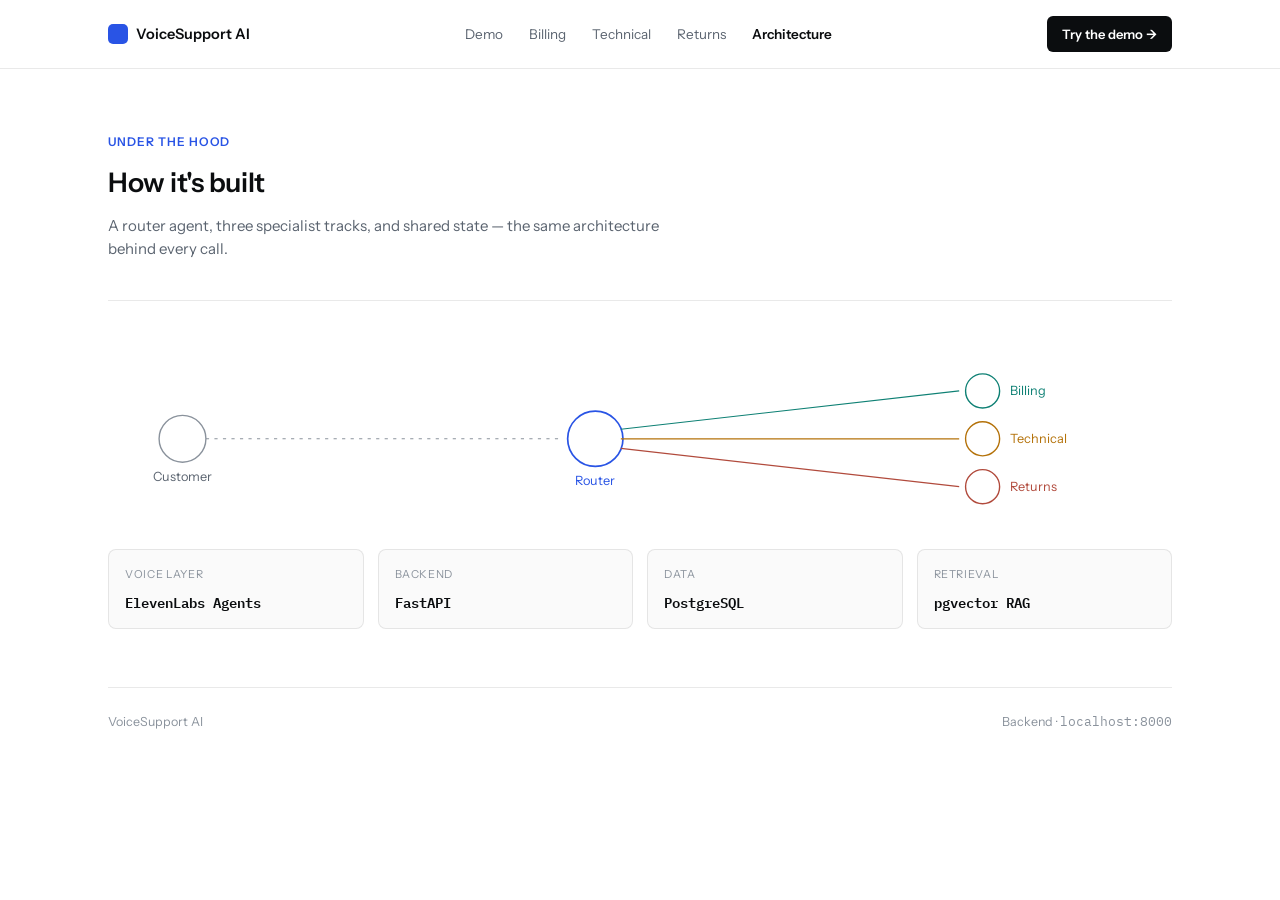
<file: frontend/architecture.html>
<!DOCTYPE html>
<html lang="en">
<head>
<meta charset="UTF-8" />
<meta name="viewport" content="width=device-width, initial-scale=1, viewport-fit=cover" />
<title>Architecture — VoiceSupport AI</title>
<link rel="preconnect" href="https://fonts.googleapis.com">
<link rel="preconnect" href="https://fonts.gstatic.com" crossorigin>
<link href="https://fonts.googleapis.com/css2?family=Instrument+Sans:wght@400;500;600;700&family=IBM+Plex+Mono:wght@400;500&display=swap" rel="stylesheet">
<link rel="stylesheet" href="style.css">
</head>
<body>
<nav><div class="wrap row">
  <div class="brand"><span class="mark"></span> VoiceSupport AI</div>
  <div class="navlinks">
    <a href="index.html">Demo</a>
    <a href="billing.html">Billing</a>
    <a href="technical.html">Technical</a>
    <a href="returns.html">Returns</a>
    <a class="active" href="architecture.html">Architecture</a>
  </div>
  <a class="navcta" href="index.html">Try the demo →</a>
</div></nav>

<div class="wrap">
  <div class="pagehead">
    <div class="eyebrow">Under the hood</div>
    <h2>How it's built</h2>
    <p class="sub">A router agent, three specialist tracks, and shared state — the same architecture behind every call.</p>
  </div>

  <section>
    <svg viewBox="0 0 1000 150" width="100%" style="display:block;">
      <circle cx="70" cy="75" r="22" fill="none" stroke="#8A929C" stroke-width="1.3"/>
      <text x="70" y="115" fill="#5B6470" font-size="12" text-anchor="middle" font-family="Instrument Sans">Customer</text>
      <line x1="92" y1="75" x2="428" y2="75" stroke="#8A929C" stroke-width="1" stroke-dasharray="3 5"/>
      <circle cx="458" cy="75" r="26" fill="none" stroke="#2954E5" stroke-width="1.6"/>
      <text x="458" y="118" fill="#2954E5" font-size="12" text-anchor="middle" font-family="Instrument Sans">Router</text>
      <line x1="482" y1="66" x2="800" y2="30" stroke="#0E8074" stroke-width="1.1"/>
      <line x1="482" y1="75" x2="800" y2="75" stroke="#B4720A" stroke-width="1.1"/>
      <line x1="482" y1="84" x2="800" y2="120" stroke="#B14A3C" stroke-width="1.1"/>
      <circle cx="822" cy="30" r="16" fill="none" stroke="#0E8074" stroke-width="1.3"/>
      <circle cx="822" cy="75" r="16" fill="none" stroke="#B4720A" stroke-width="1.3"/>
      <circle cx="822" cy="120" r="16" fill="none" stroke="#B14A3C" stroke-width="1.3"/>
      <text x="848" y="34" fill="#0E8074" font-size="12" font-family="Instrument Sans">Billing</text>
      <text x="848" y="79" fill="#B4720A" font-size="12" font-family="Instrument Sans">Technical</text>
      <text x="848" y="124" fill="#B14A3C" font-size="12" font-family="Instrument Sans">Returns</text>
    </svg>
    <div class="archgrid">
      <div class="archcard"><div class="t">Voice layer</div><div class="v">ElevenLabs Agents</div></div>
      <div class="archcard"><div class="t">Backend</div><div class="v">FastAPI</div></div>
      <div class="archcard"><div class="t">Data</div><div class="v">PostgreSQL</div></div>
      <div class="archcard"><div class="t">Retrieval</div><div class="v">pgvector RAG</div></div>
    </div>
  </section>
</div>

<div class="wrap"><footer><span>VoiceSupport AI</span><span>Backend · <code>localhost:8000</code></span></footer></div>
</body>
</html>
</file>
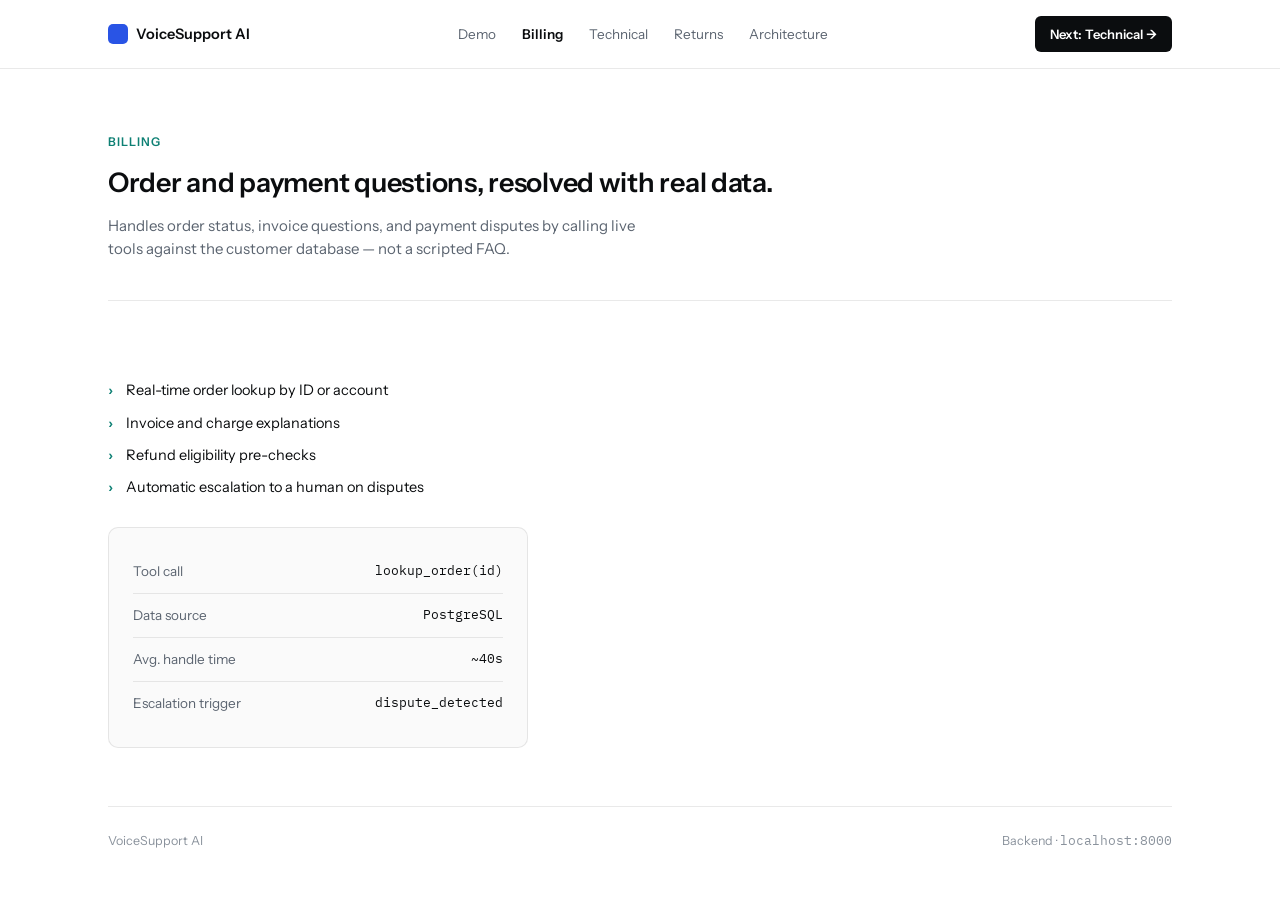
<file: frontend/biling.html>
<!DOCTYPE html>
<html lang="en">
<head>
<meta charset="UTF-8" />
<meta name="viewport" content="width=device-width, initial-scale=1, viewport-fit=cover" />
<title>Billing — VoiceSupport AI</title>
<link rel="preconnect" href="https://fonts.googleapis.com">
<link rel="preconnect" href="https://fonts.gstatic.com" crossorigin>
<link href="https://fonts.googleapis.com/css2?family=Instrument+Sans:wght@400;500;600;700&family=IBM+Plex+Mono:wght@400;500&display=swap" rel="stylesheet">
<link rel="stylesheet" href="style.css">
<style>#billing { --hue: var(--teal); }</style>
</head>
<body>
<nav><div class="wrap row">
  <div class="brand"><span class="mark"></span> VoiceSupport AI</div>
  <div class="navlinks">
    <a href="index.html">Demo</a>
    <a class="active" href="billing.html">Billing</a>
    <a href="technical.html">Technical</a>
    <a href="returns.html">Returns</a>
    <a href="architecture.html">Architecture</a>
  </div>
  <a class="navcta" href="technical.html">Next: Technical →</a>
</div></nav>

<div class="wrap">
  <div class="pagehead">
    <div class="eyebrow" style="color:var(--teal);">Billing</div>
    <h2>Order and payment questions, resolved with real data.</h2>
    <p class="sub">Handles order status, invoice questions, and payment disputes by calling live tools against the customer database — not a scripted FAQ.</p>
  </div>

  <section id="billing">
    <ul class="caps">
      <li>Real-time order lookup by ID or account</li>
      <li>Invoice and charge explanations</li>
      <li>Refund eligibility pre-checks</li>
      <li>Automatic escalation to a human on disputes</li>
    </ul>
    <div class="panel">
      <div class="row"><span>Tool call</span><span>lookup_order(id)</span></div>
      <div class="row"><span>Data source</span><span>PostgreSQL</span></div>
      <div class="row"><span>Avg. handle time</span><span>~40s</span></div>
      <div class="row"><span>Escalation trigger</span><span>dispute_detected</span></div>
    </div>
  </section>
</div>

<div class="wrap"><footer><span>VoiceSupport AI</span><span>Backend · <code>localhost:8000</code></span></footer></div>
</body>
</html>
</file>
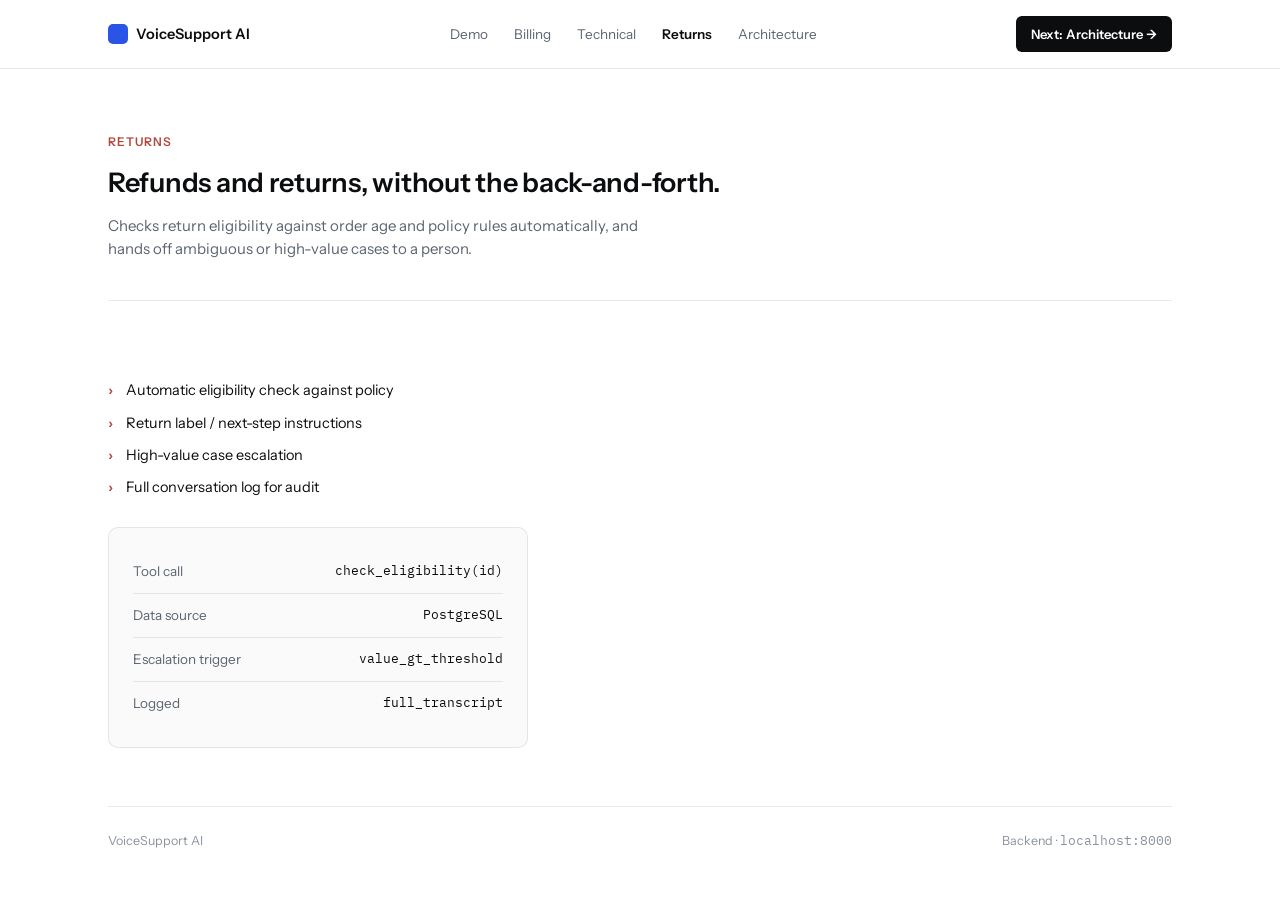
<file: frontend/return.html>
<!DOCTYPE html>
<html lang="en">
<head>
<meta charset="UTF-8" />
<meta name="viewport" content="width=device-width, initial-scale=1, viewport-fit=cover" />
<title>Returns — VoiceSupport AI</title>
<link rel="preconnect" href="https://fonts.googleapis.com">
<link rel="preconnect" href="https://fonts.gstatic.com" crossorigin>
<link href="https://fonts.googleapis.com/css2?family=Instrument+Sans:wght@400;500;600;700&family=IBM+Plex+Mono:wght@400;500&display=swap" rel="stylesheet">
<link rel="stylesheet" href="style.css">
<style>#returns { --hue: var(--rose); }</style>
</head>
<body>
<nav><div class="wrap row">
  <div class="brand"><span class="mark"></span> VoiceSupport AI</div>
  <div class="navlinks">
    <a href="index.html">Demo</a>
    <a href="billing.html">Billing</a>
    <a href="technical.html">Technical</a>
    <a class="active" href="returns.html">Returns</a>
    <a href="architecture.html">Architecture</a>
  </div>
  <a class="navcta" href="architecture.html">Next: Architecture →</a>
</div></nav>

<div class="wrap">
  <div class="pagehead">
    <div class="eyebrow" style="color:var(--rose);">Returns</div>
    <h2>Refunds and returns, without the back-and-forth.</h2>
    <p class="sub">Checks return eligibility against order age and policy rules automatically, and hands off ambiguous or high-value cases to a person.</p>
  </div>

  <section id="returns">
    <ul class="caps">
      <li>Automatic eligibility check against policy</li>
      <li>Return label / next-step instructions</li>
      <li>High-value case escalation</li>
      <li>Full conversation log for audit</li>
    </ul>
    <div class="panel">
      <div class="row"><span>Tool call</span><span>check_eligibility(id)</span></div>
      <div class="row"><span>Data source</span><span>PostgreSQL</span></div>
      <div class="row"><span>Escalation trigger</span><span>value_gt_threshold</span></div>
      <div class="row"><span>Logged</span><span>full_transcript</span></div>
    </div>
  </section>
</div>

<div class="wrap"><footer><span>VoiceSupport AI</span><span>Backend · <code>localhost:8000</code></span></footer></div>
</body>
</html>
</file>
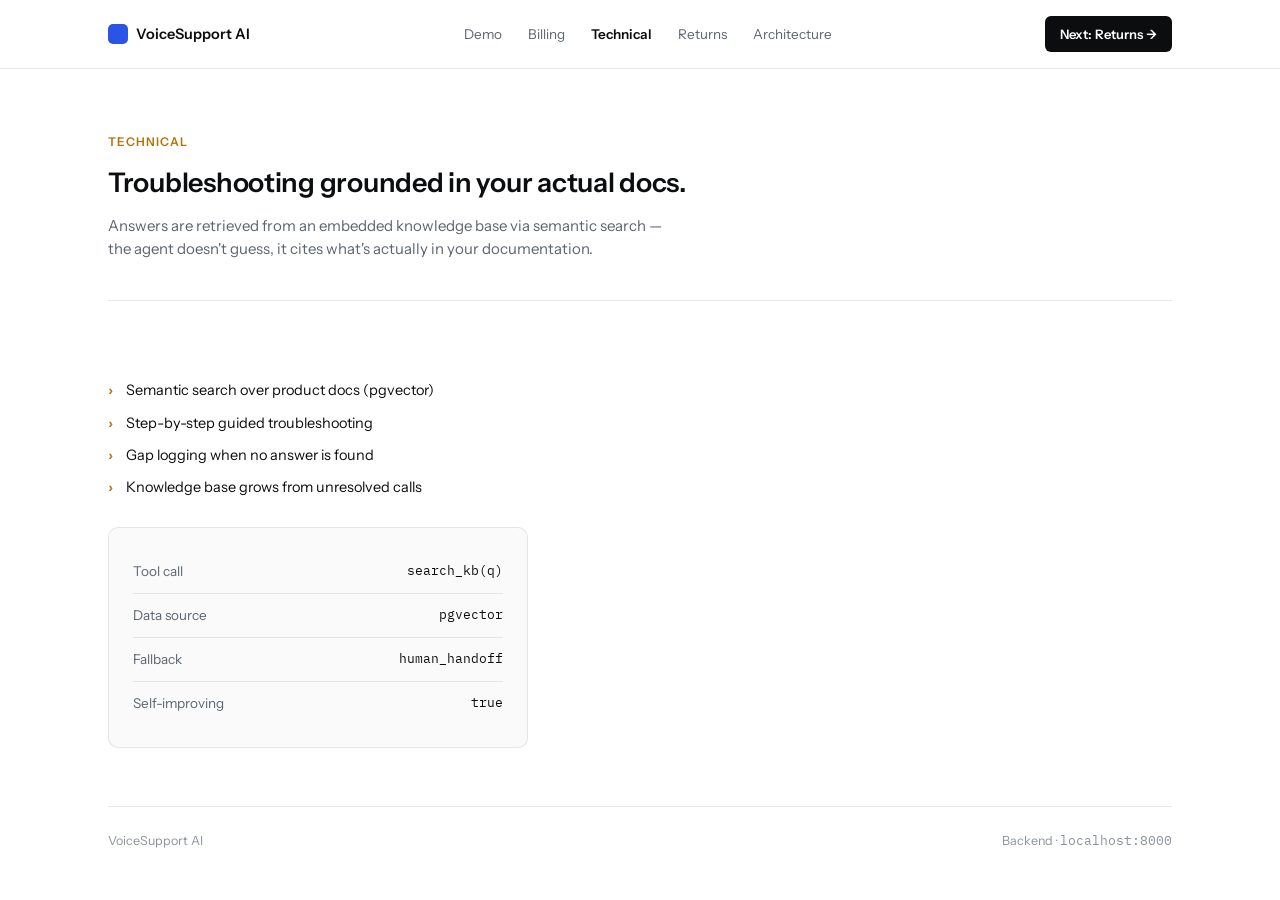
<file: frontend/technical.html>
<!DOCTYPE html>
<html lang="en">
<head>
<meta charset="UTF-8" />
<meta name="viewport" content="width=device-width, initial-scale=1, viewport-fit=cover" />
<title>Technical — VoiceSupport AI</title>
<link rel="preconnect" href="https://fonts.googleapis.com">
<link rel="preconnect" href="https://fonts.gstatic.com" crossorigin>
<link href="https://fonts.googleapis.com/css2?family=Instrument+Sans:wght@400;500;600;700&family=IBM+Plex+Mono:wght@400;500&display=swap" rel="stylesheet">
<link rel="stylesheet" href="style.css">
<style>#technical { --hue: var(--amber); }</style>
</head>
<body>
<nav><div class="wrap row">
  <div class="brand"><span class="mark"></span> VoiceSupport AI</div>
  <div class="navlinks">
    <a href="index.html">Demo</a>
    <a href="billing.html">Billing</a>
    <a class="active" href="technical.html">Technical</a>
    <a href="returns.html">Returns</a>
    <a href="architecture.html">Architecture</a>
  </div>
  <a class="navcta" href="returns.html">Next: Returns →</a>
</div></nav>

<div class="wrap">
  <div class="pagehead">
    <div class="eyebrow" style="color:var(--amber);">Technical</div>
    <h2>Troubleshooting grounded in your actual docs.</h2>
    <p class="sub">Answers are retrieved from an embedded knowledge base via semantic search — the agent doesn't guess, it cites what's actually in your documentation.</p>
  </div>

  <section id="technical">
    <ul class="caps">
      <li>Semantic search over product docs (pgvector)</li>
      <li>Step-by-step guided troubleshooting</li>
      <li>Gap logging when no answer is found</li>
      <li>Knowledge base grows from unresolved calls</li>
    </ul>
    <div class="panel">
      <div class="row"><span>Tool call</span><span>search_kb(q)</span></div>
      <div class="row"><span>Data source</span><span>pgvector</span></div>
      <div class="row"><span>Fallback</span><span>human_handoff</span></div>
      <div class="row"><span>Self-improving</span><span>true</span></div>
    </div>
  </section>
</div>

<div class="wrap"><footer><span>VoiceSupport AI</span><span>Backend · <code>localhost:8000</code></span></footer></div>
</body>
</html>
</file>
<file: frontend/style.css>
:root {
  --bg: #FFFFFF; --bg2: #FAFAFA; --dark: #0B0E14;
  --ink: #0B0D0F; --muted: #5B6470; --dim: #8A929C;
  --accent: #2954E5; --accent-soft: #EEF1FD;
  --teal: #0E8074; --amber: #B4720A; --rose: #B14A3C;
  --line: rgba(11,13,15,0.09);
  --sans: "Instrument Sans", -apple-system, BlinkMacSystemFont, "Segoe UI", sans-serif;
  --mono: "IBM Plex Mono", ui-monospace, monospace;
  box-sizing: border-box;
  padding-top: env(safe-area-inset-top, 0px);
  padding-bottom: env(safe-area-inset-bottom, 0px);
}
@media (prefers-color-scheme: dark) {
  :root:not([data-theme="light"]) { --bg:#0B0E14; --bg2:#10141C; --ink:#F2F4F7; --muted:#9AA3AF; --dim:#6B7480; --line: rgba(242,244,247,0.10); --accent-soft:#161C2E; }
}
:root[data-theme="dark"] { --bg:#0B0E14; --bg2:#10141C; --ink:#F2F4F7; --muted:#9AA3AF; --dim:#6B7480; --line: rgba(242,244,247,0.10); --accent-soft:#161C2E; }
* { box-sizing: border-box; }
html { scroll-behavior: smooth; }
body { margin:0; background:var(--bg); color:var(--ink); font-family:var(--sans); line-height:1.55; -webkit-font-smoothing:antialiased; }
.wrap { max-width: 1120px; margin:0 auto; padding:0 28px; }
a { color:inherit; text-decoration:none; }
code, .mono { font-family: var(--mono); }

nav { position:sticky; top:env(safe-area-inset-top,0px); z-index:20; background:color-mix(in srgb, var(--bg) 85%, transparent); backdrop-filter:blur(8px); border-bottom:1px solid var(--line); }
nav .row { display:flex; align-items:center; justify-content:space-between; padding:16px 28px; }
.brand { display:flex; align-items:center; gap:8px; font-weight:600; font-size:14.5px; }
.brand .mark { width:20px; height:20px; border-radius:5px; background:var(--accent); display:inline-block; }
.navlinks { display:flex; gap:26px; font-size:13.5px; color:var(--muted); }
.navlinks a:hover { color:var(--ink); }
.navlinks a.active { color:var(--ink); font-weight:600; }
.navcta { font-size:13px; font-weight:600; padding:8px 15px; border-radius:6px; background:var(--ink); color:var(--bg); }
@media (max-width:780px){ .navlinks{ display:none; } }

.badge { display:inline-flex; align-items:center; gap:6px; font-size:12px; font-weight:500; color:var(--muted); border:1px solid var(--line); padding:5px 11px; border-radius:100px; margin-bottom:22px; }
.badge .d { width:6px; height:6px; border-radius:50%; background:var(--accent); }

h1 { font-size:clamp(32px,4.4vw,48px); font-weight:600; line-height:1.08; letter-spacing:-0.02em; margin:0 0 18px; }
h1 span { color: var(--accent); }
.lede { font-size:16.5px; color:var(--muted); max-width:52ch; margin:0 0 28px; }
.ctarow { display:flex; gap:12px; flex-wrap:wrap; }
.btn { font-size:14px; font-weight:600; padding:11px 20px; border-radius:7px; display:inline-block; }
.btn.primary { background:var(--accent); color:#fff; }
.btn.ghost { border:1px solid var(--line); color:var(--ink); }

section { padding:58px 0; }
.pagehead { padding:64px 0 40px; border-bottom:1px solid var(--line); }
.eyebrow { font-size:12px; font-weight:600; text-transform:uppercase; letter-spacing:0.08em; color:var(--accent); margin-bottom:10px; }
h2 { font-size:27px; font-weight:600; letter-spacing:-0.01em; margin:0; }
p.sub { color:var(--muted); font-size:15px; max-width:56ch; margin:10px 0 0; }

.caps { list-style:none; margin:20px 0 0; padding:0; display:grid; gap:10px; max-width:52ch; }
.caps li { font-size:14.5px; padding-left:18px; position:relative; }
.caps li::before { content:"›"; position:absolute; left:0; color:var(--hue); font-weight:600; }
.panel { border:1px solid var(--line); border-radius:10px; padding:22px 24px; background:var(--bg2); margin-top:28px; max-width:420px; }
.panel .row { display:flex; justify-content:space-between; font-size:13.5px; padding:11px 0; border-bottom:1px solid var(--line); }
.panel .row:last-child { border-bottom:none; }
.panel .row span:first-child { color:var(--muted); }
.panel .row span:last-child { font-family:var(--mono); font-size:12.5px; }

.callcard { border:1px solid var(--line); border-radius:10px; padding:24px 24px 28px; background:var(--bg2); }
.callcard .top { display:flex; justify-content:space-between; align-items:center; margin-bottom:16px; }
.callcard .t { font-size:12.5px; text-transform:uppercase; letter-spacing:0.07em; color:var(--dim); }
.callcard .live { font-size:11.5px; color:var(--teal); display:flex; align-items:center; gap:5px; }
.callcard .live .d { width:6px; height:6px; border-radius:50%; background:var(--teal); }
elevenlabs-convai { display:block; }

.archgrid { display:grid; grid-template-columns:repeat(4,1fr); gap:14px; margin-top:30px; }
@media (max-width:780px){ .archgrid{ grid-template-columns:repeat(2,1fr); } }
.archcard { border:1px solid var(--line); border-radius:8px; padding:16px; background:var(--bg2); }
.archcard .t { font-size:11px; text-transform:uppercase; letter-spacing:0.06em; color:var(--dim); margin-bottom:8px; }
.archcard .v { font-size:14px; font-weight:600; font-family:var(--mono); }

footer { border-top:1px solid var(--line); padding:24px 0 44px; color:var(--dim); font-size:12.5px; display:flex; justify-content:space-between; flex-wrap:wrap; gap:10px; }
</file>
